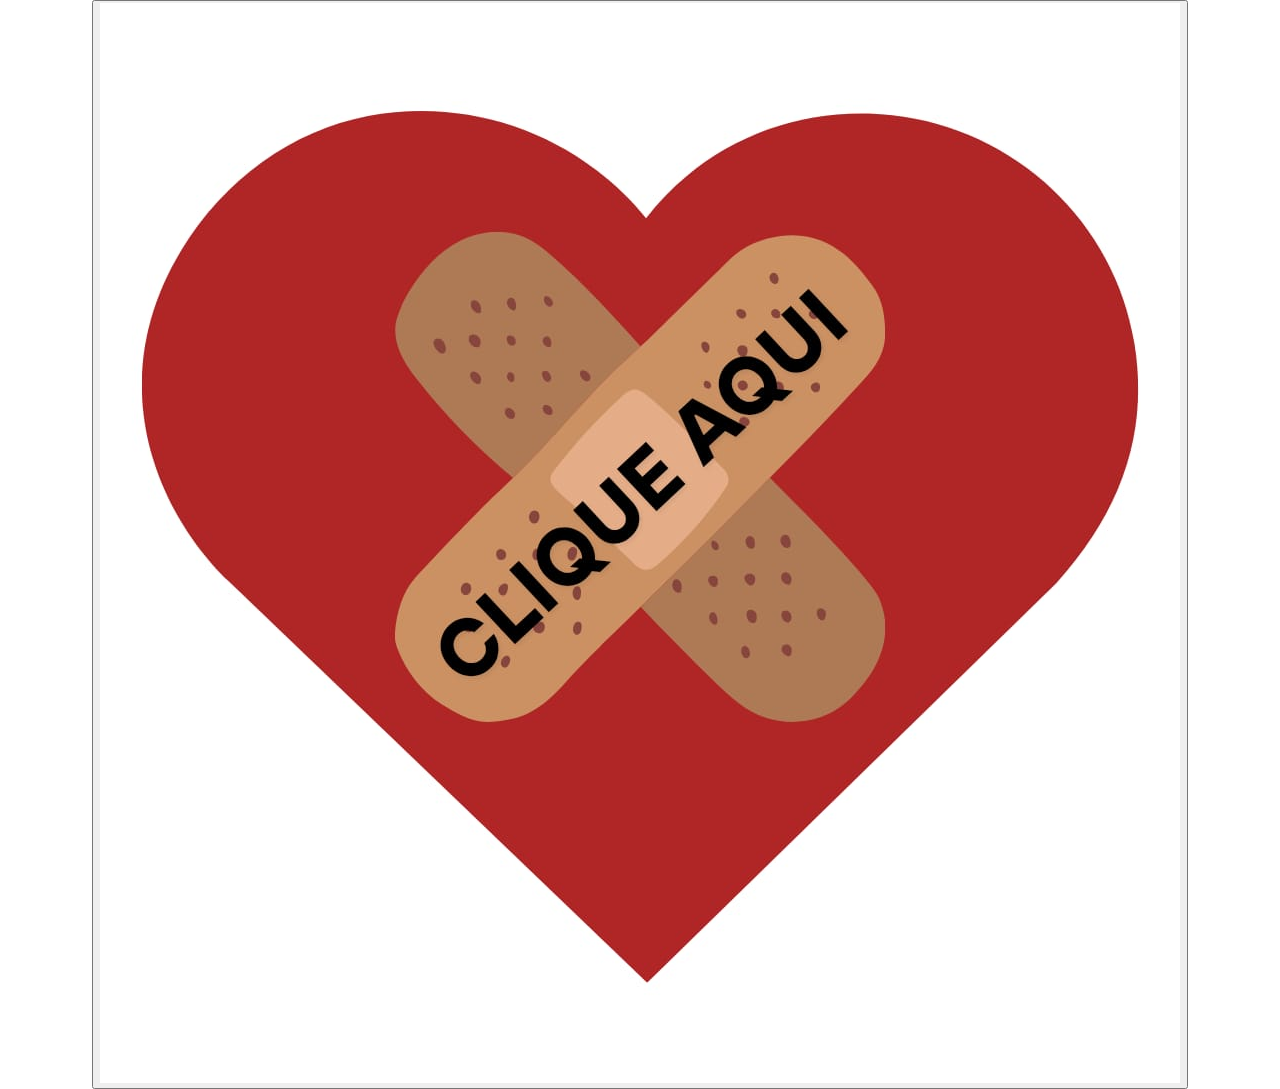
<file: parte1.html>
<!DOCTYPE html>
<html lang="pt-br">
<head>
    <meta charset="UTF-8">
    <title>Cartinha♡</title>
    <link rel="stylesheet" href="styles.css">
</head>
<body>
    <button id="meubotao" class="coração">
        <img src="coração.jpg" alt="Coração">
    </button>
    
    <div id="mensagem" class="hidden">
        <h1>Para a Estéfanas mais linda do mundo!</h1>
        <p>Olá, meu amor! ❤️</p>
        <p>Você é a pessoa mais incrível que já conheci e eu te amo mais do que tudo neste mundo!</p>
        <p>Espero que esta pequena surpresa te faça sorrir hoje. 😊</p>
    </div>

    <script src="script.js"></script>
</body>
</html>
</file>
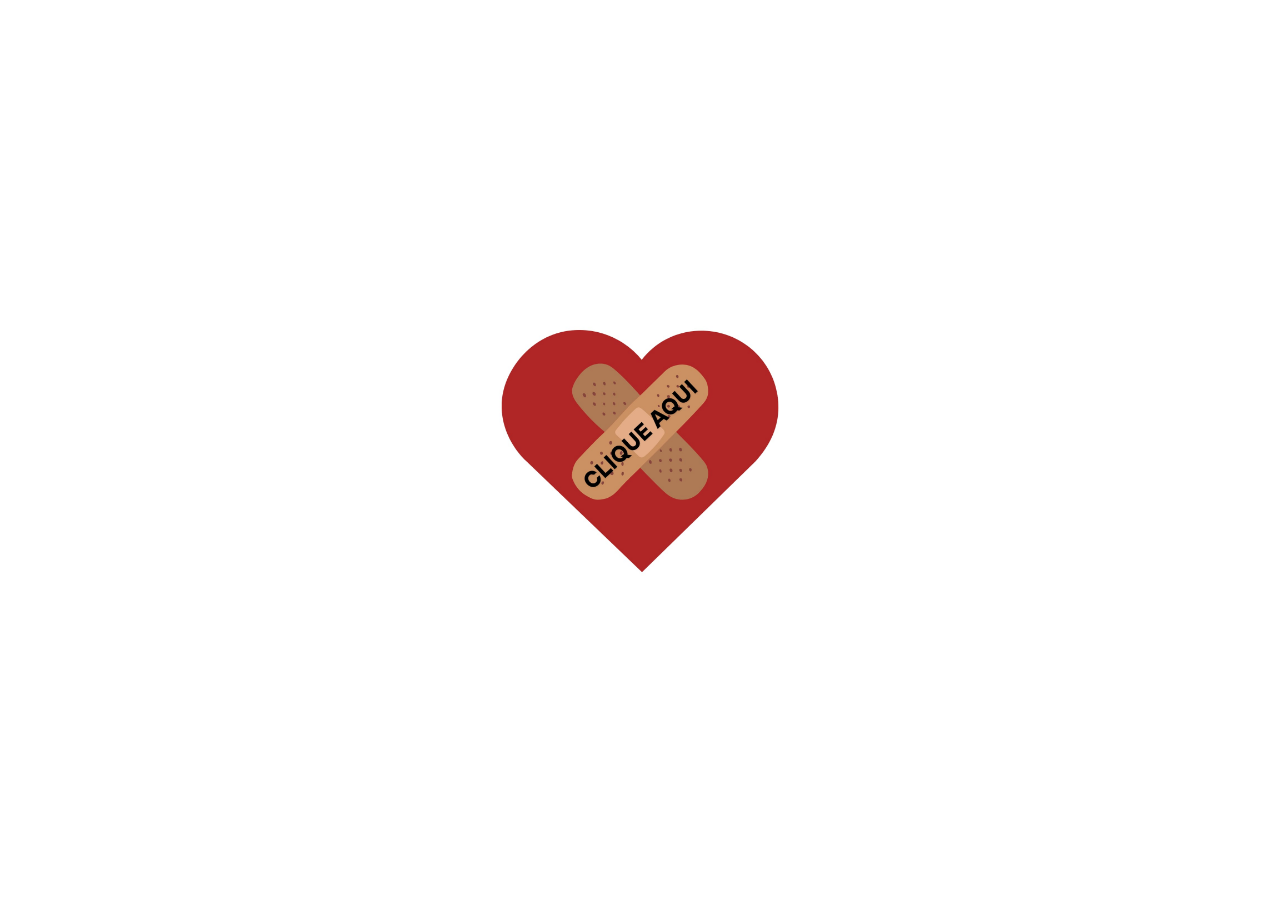
<file: Site_namorados/parte1.html>
<!DOCTYPE html>
<html lang="pt-br">
<head>
    <meta charset="UTF-8">
    <title>Cartinha♡</title>
    <link rel="stylesheet" href="styles.css">
</head>
<body>
    <button id="meubotao" class="coração">
        <img src="images/coração.jpg" alt="Coração">
    </button>
    
    <div id="mensagem" class="hidden">
        <h1>Para a Estéfanas mais linda do mundo!</h1>
        <p>Olá, meu amor! ❤️</p>
        <p>Você é a pessoa mais incrível que já conheci e eu te amo mais do que tudo neste mundo!</p>
        <p>Espero que esta pequena surpresa te faça sorrir hoje. 😊</p>
    </div>

    <script src="script.js"></script>
</body>
</html>
</file>
<file: styles.css>
@keyframes pulsar {
            0% { transform: scale(1); }
            50% { transform: scale(1.1); }
            100% { transform: scale(1); }
        }

        @keyframes subirFundo {
            0% { 
                transform: translateY(100%);
                opacity: 0;
            }
            100% { 
                transform: translateY(0);
                opacity: 1;
            }
        }

        @keyframes piscar {
            0% { opacity: 1; }
            5% { opacity: 0; }
            15% { opacity: 1; }
            100% { opacity: 1; }
        }

        @keyframes piscarReverso {
            0% { opacity: 0; }
            5% { opacity: 1; }
            15% { opacity: 0; }
            100% { opacity: 0; }
        }

        @keyframes aparecer {
            0% { opacity: 0; transform: scale(0.5); }
            100% { opacity: 1; transform: scale(1); }
        }

        * {
            box-sizing: border-box;
        }

        body {
            display: flex;
            flex-direction: column;
            align-items: center;
            justify-content: center;
            min-height: 100vh;
            margin: 0;
            font-family: 'Segoe UI', Tahoma, Geneva, Verdana, sans-serif;
            overflow: hidden;
            position: relative;
            background: #ffffff;
            transition: all 0.5s ease;
        }

        body.tela-preta {
            background-color: #000;
        }

        body.tela-preta * {
            display: none !important;
        }

        body.tela-branca {
            background: #fff;
        }

        body.tela-rosa {
            background: linear-gradient(135deg, #ff9a9e 0%, #fecfef 50%, #fecfef 100%);
        }

        @media (max-width: 768px) {
            section {
                width: 100%;
                min-height: 100vh; /* Ocupa a altura total da tela */
                padding: 40px 20px; /* Mais padding */
                font-size: 1.2em; /* Texto maior */
            }
            .imagem-mundo{
                height: fit-content;
                width: fit-content;
            }
        }

        .hidden {
            display: none;
        }

        .visible {
            display: flex;
        }

        .botao-coracao {
            background: none;
            border: none;
            cursor: pointer;
            padding: 0;
            border-radius: 50%;
            transition: all 0.3s ease;
            position: relative;
            z-index: 10;
        }

        @media (max-width : 768px){
            body{
                background-color: #000;
            }
            .botao-coracao{
                width: 20px;
                height: 20px;
            }
        }

        .botao-coracao:hover {
            transform: scale(1.15);
            animation: pulsar 2s infinite;
            animation-delay: 0s !important;
        }

        .imagem-coracao {
            width: 300px;
            height: 300px;
            display: block;
            border-radius: 50%;
            object-fit: cover;
            animation: pulsar 2s infinite;
            transition: transform 0.3s;
        }

        #fundo-animado {
            position: fixed;
            top: 0;
            left: 0;
            width: 100%;
            height: 100%;
            background-image: url('fundo.jpg');
            background-size: cover;
            background-position: center;
            background-repeat: no-repeat;
            z-index: 1;
            transform: translateY(100%);
            opacity: 0;
            transition: all 0.8s ease;
        }

        .fundo-visivel {
            animation: subirFundo 0.8s ease-out forwards;
        }

        .mensagem {
            flex-direction: column;
            align-items: center;
            justify-content: center;
            text-align: center;
            padding: 40px;
            max-width: 600px;
            background: rgba(255, 255, 255, 0.95);
            border-radius: 25px;
            box-shadow: 0 20px 40px rgba(0, 0, 0, 0.1);
            opacity: 0;
            transform: scale(0.8);
            transition: all 0.5s ease;
            position: relative;
            z-index: 5;
            backdrop-filter: blur(10px);
        }

        .mensagem.visible {
            opacity: 1;
            transform: scale(1);
        }

        .mensagem h1 {
            color: #ff6b6b;
            font-size: 2rem;
            margin-bottom: 20px;
            font-weight: 700;
        }

        .mensagem p {
            color: #555;
            font-size: 1.1rem;
            line-height: 1.6;
            margin-bottom: 15px;
        }

        .botao-avancar {
            background: linear-gradient(45deg, #ff6b6b, #ff5252);
            color: white;
            border: none;
            padding: 15px 30px;
            border-radius: 25px;
            font-size: 1rem;
            font-weight: 600;
            cursor: pointer;
            margin-top: 20px;
            transition: all 0.3s ease;
            box-shadow: 0 5px 15px rgba(255, 107, 107, 0.3);
        }

        .botao-avancar:hover {
            transform: translateY(-2px);
            box-shadow: 0 8px 20px rgba(255, 107, 107, 0.4);
        }

        .botao-avancar:active {
            transform: translateY(0);
        }

        .circulo-container {
            position: relative;
            width: min(80vw, 600px);
            height: min(80vw, 600px);
            margin-bottom: 30px;
            display: none;
        }

        .circulo-dividido {
            width: 100%;
            height: 100%;
            border-radius: 50%;
            position: relative;
            overflow: hidden;
            box-shadow: 0 20px 40px rgba(0, 0, 0, 0.2);
            transform: rotate(-90deg);
        }

        .secao-circulo {
            position: absolute;
            width: 100%;
            height: 100%;
            display: flex;
            flex-direction: column;
            align-items: center;
            justify-content: center;
        }

        .secao-vermelha {
            clip-path: polygon(50% 50%, 50% 0%, 100% 0%, 100% 50%);
            background: linear-gradient(135deg, #e74c3c, #c0392b);
        }

        .secao-verde {
            clip-path: polygon(50% 50%, 100% 50%, 100% 100%, 50% 100%);
            background: linear-gradient(135deg, #2ecc71, #27ae60);
        }

        .secao-azul {
            clip-path: polygon(50% 50%, 50% 100%, 0% 100%, 0% 0%, 50% 0%);
            background: linear-gradient(135deg, #3498db, #2980b9);
        }

        .conteudo-secao {
            transform: rotate(90deg);
            display: flex;
            align-items: center;
            justify-content: center;
        }

        .secao-vermelha .conteudo-secao {
            margin-left: 15%;
            margin-bottom: 30%;
            transform: rotate(90deg) translateX(-40px) translateY(-60px);
        }

        .secao-verde .conteudo-secao {
            margin-left: 30%;
            margin-top: 30%;
            transform: rotate(90deg) translateX(60px) translatey(-10px);
        }

        .secao-azul .conteudo-secao {
            transform: rotate(90deg) translateY(120px);
            width: 100%;
            flex-direction: column;
        }

        .imagem-secao {
            width: 200px;
            height: 200px;
        }

        .imagem-secao:hover {
            transform: scale(1.1);
            box-shadow: 0 10px 20px rgba(0, 0, 0, 0.5);
        }

        .texto-voce{
            font-family: 'Georgia', 'Times New Roman', serif;
            font-size: 2.5rem;
            font-weight: bold;
            color: white;
            text-shadow: 3px 3px 6px rgba(0, 0, 0, 0.7);
            letter-spacing: 0.1em;
            margin-bottom: 10px;
            animation: pulsar 2s infinite;
        }

        .texto-e {
            font-family: 'Georgia', 'Times New Roman', serif;
            font-size: 2.5rem;
            font-weight: bold;
            color: white;
            text-shadow: 3px 3px 6px rgba(0, 0, 0, 0.7);
            letter-spacing: 0.1em;
            margin-bottom: 10px;
            animation: pulsar 2s infinite;
        }

        .texto-meu {
            font-family: 'Georgia', 'Times New Roman', serif;
            font-size: 3rem;
            font-weight: bold;
            color: white;
            text-shadow: 3px 3px 6px rgba(0, 0, 0, 0.7);
            letter-spacing: 0.2em;
            animation: pulsar 2s infinite;
            animation-delay: 0.5s;
        }

        .circulo-visible {
            display: block;
            animation: aparecer 1s ease-out forwards;
        }

        .placeholder-imagem {
            width: 200px;
            height: 200px;
            border-radius: 20px;
            display: flex;
            align-items: center;
            justify-content: center;
        }

        .placeholder-imagem img {
            width: 200px;
            height: 200px;
            border-radius: 70%;
            object-fit: cover;
        }

        .imagem-inferior {
            display: flex;
            justify-content: center;
            align-items: center;
            margin-top: 30px;
            width: 100%;
        }

        .imagem-mundo {
            width: 400px;
            height: 200px;
            border-radius: 15px;
            position: absolute;
            top: -50;
        }

        .piscar-effect {
            position: fixed;
            top: 0;
            left: 0;
            width: 100%;
            height: 100%;
            background-color: #000;
            z-index: 1000;
            animation: piscar 1.5s ease-out forwards;
            pointer-events: none;
        }

        .piscar-reverso-effect {
            position: fixed;
            top: 0;
            left: 0;
            width: 100%;
            height: 100%;
            background-color: #000;
            z-index: 1000;
            animation: piscarReverso 1.5s ease-out forwards;
            pointer-events: none;
        }

        /* Responsividade */
        @media (max-width: 768px) {
            .mensagem {
                padding: 30px 20px;
                margin: 20px;
            }

            .mensagem h1 {
                font-size: 1.5rem;
            }

            .mensagem p {
                font-size: 1rem;
            }

            .imagem-coracao {
                width: 200px;
                height: 200px;
            }

            .circulo-container {
                width: 90vw;
                height: 90vw;
            }

            .imagem-secao, .placeholder-imagem {
                width: 90px;
                height: 90px;
                border-radius: 18px;
            }

            .texto-voce-e {
                font-size: 1.5rem;
            }

            .texto-meu {
                font-size: 2rem;
            }
        }
</file>
<file: Site_namorados/styles.css>
@keyframes pulsar {
    0% { transform: scale(1); }
    50% { transform: scale(1.1); }
    100% { transform: scale(1); }
}

.coração {
    display: inline-block;
}

.coração img {
    width: 300px;
    height: 300px;
    display: block;
    animation: pulsar 2s infinite;
    transition: transform 0.3s;
}

.coração:hover img {
    transform: scale(1.15);
    animation: pulsar 2s infinite;
    animation-delay: 0s !important;
}

.hidden {
    display: none;
}

.visible {
    display: flex;
}

body {
    display: flex;
    flex-direction: column;
    align-items: center;
    justify-content: center;
    height: 100vh;
    margin: 0;
    background-color: #ffffff;
    font-family: Arial, sans-serif;
    transition: background-color 0.5s ease;
}

#meubotao {
    background: none;
    border: none;
    cursor: pointer;
    padding: 0;
    margin: 0;
}

#mensagem {
    flex-direction: column;
    align-items: center;
    justify-content: center;
    text-align: center;
    padding: 40px;
    max-width: 500px;
    background-color: #fff;
    border-radius: 20px;
    box-shadow: 0 10px 30px rgba(0, 0, 0, 0.1);
    opacity: 0;
    transform: scale(0.8);
    transition: all 0.5s ease;
}

#mensagem.visible {
    opacity: 1;
    transform: scale(1);
}

#mensagem h1 {
    color: #ff6b6b;
    font-size: 28px;
    margin-bottom: 20px;
}

#mensagem p {
    color: #555;
    font-size: 18px;
    line-height: 1.6;
}
</file>
